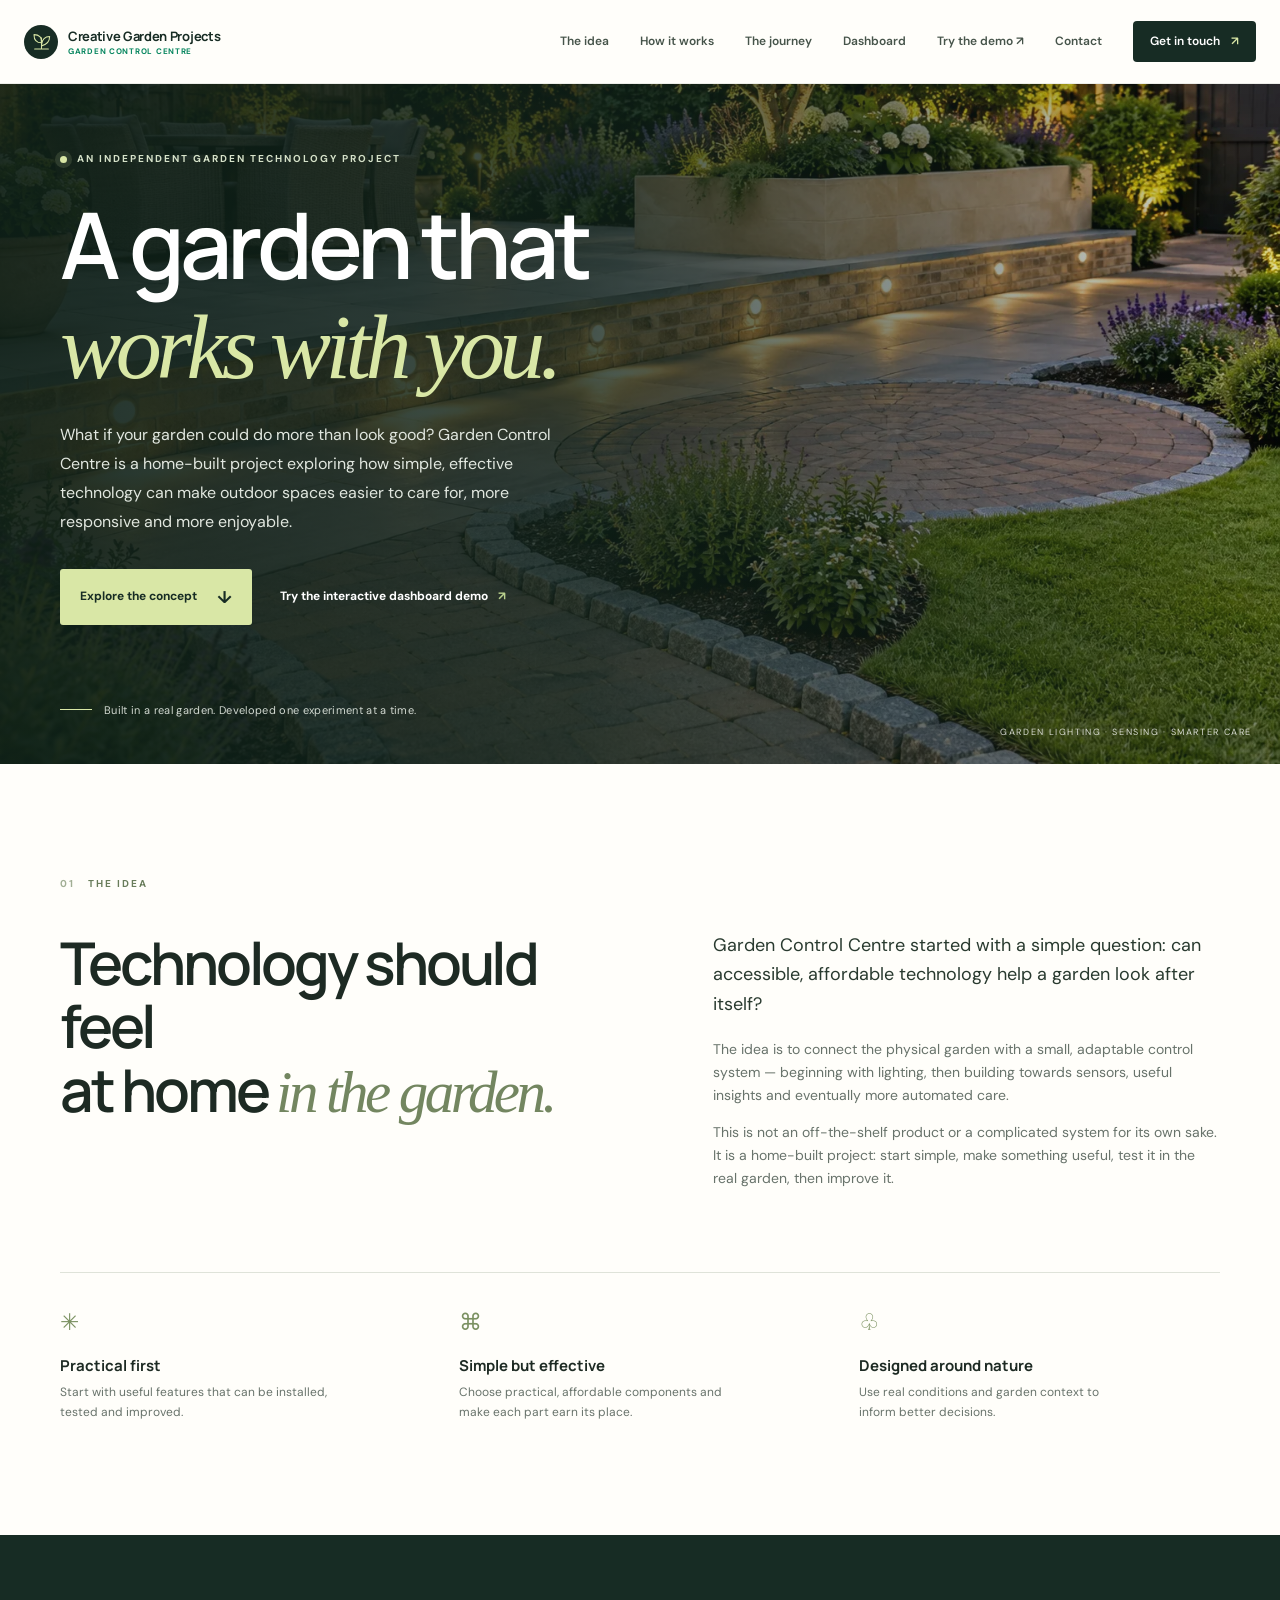
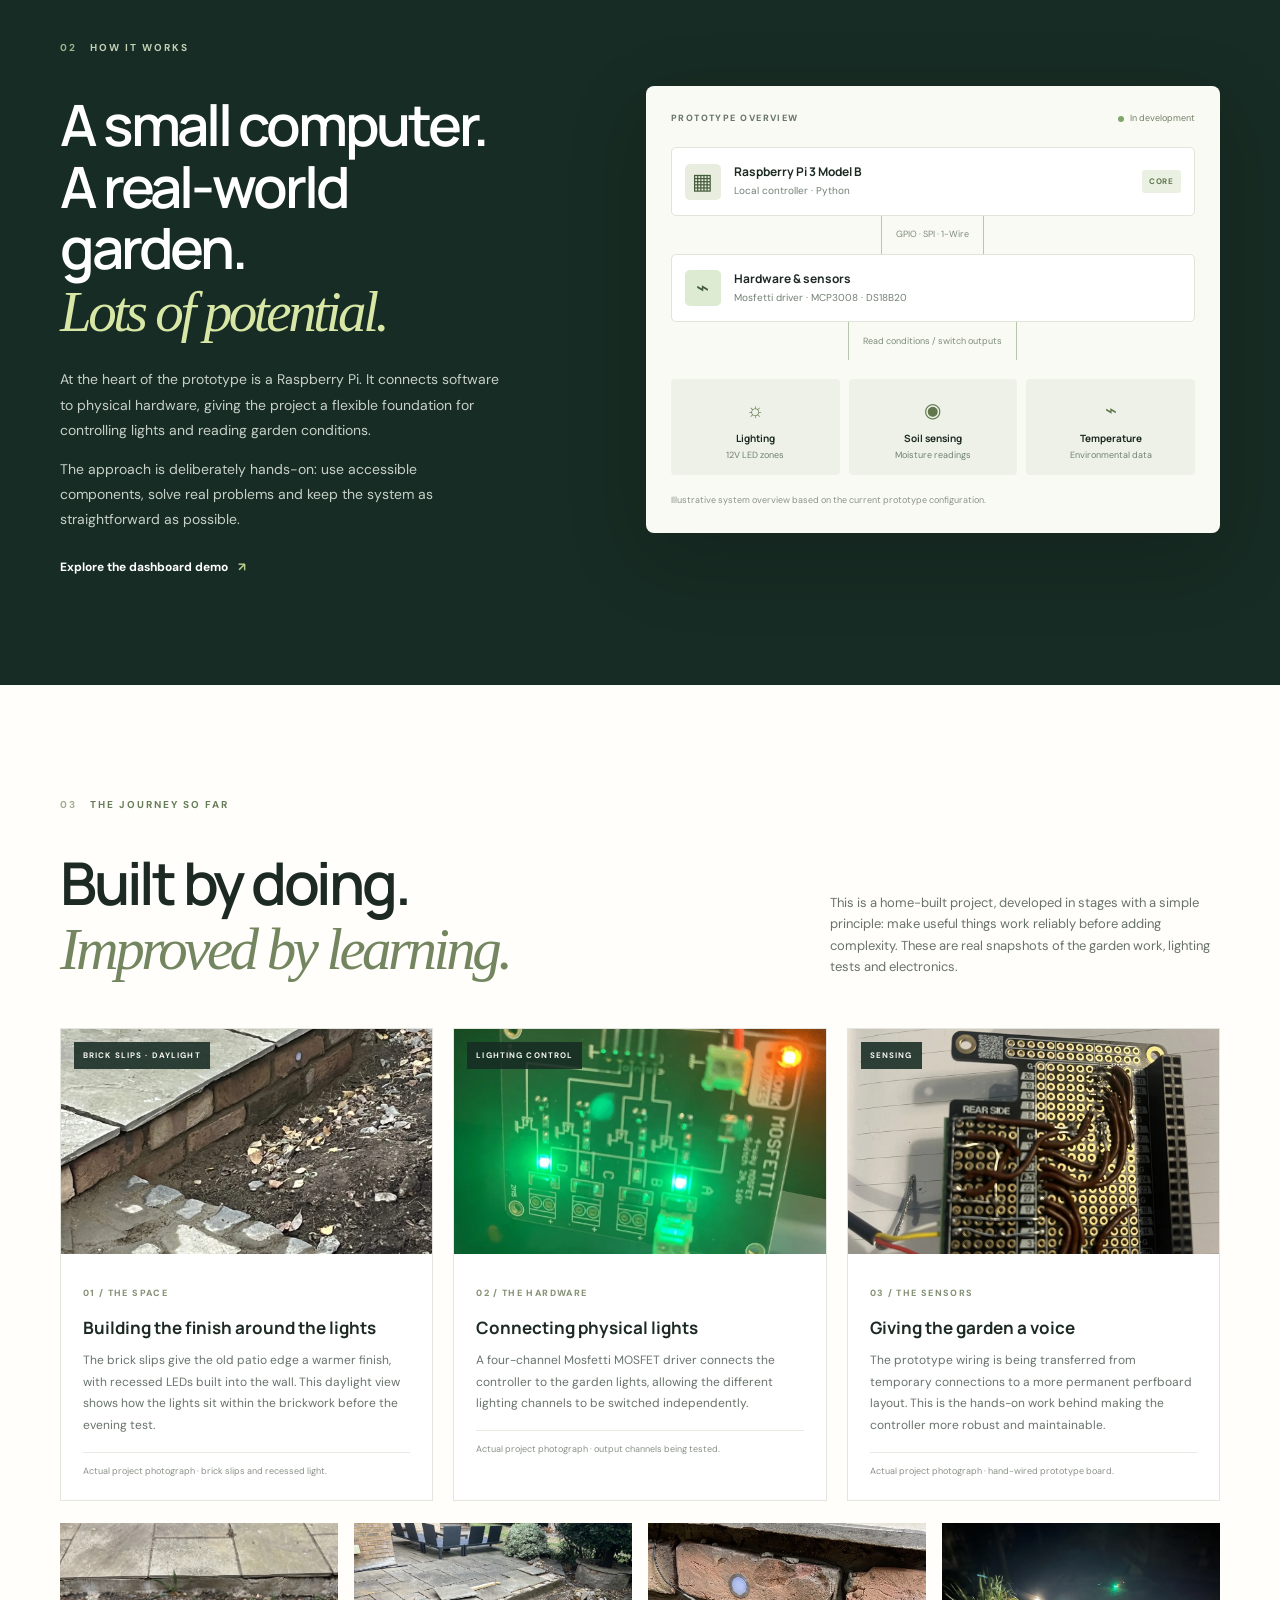
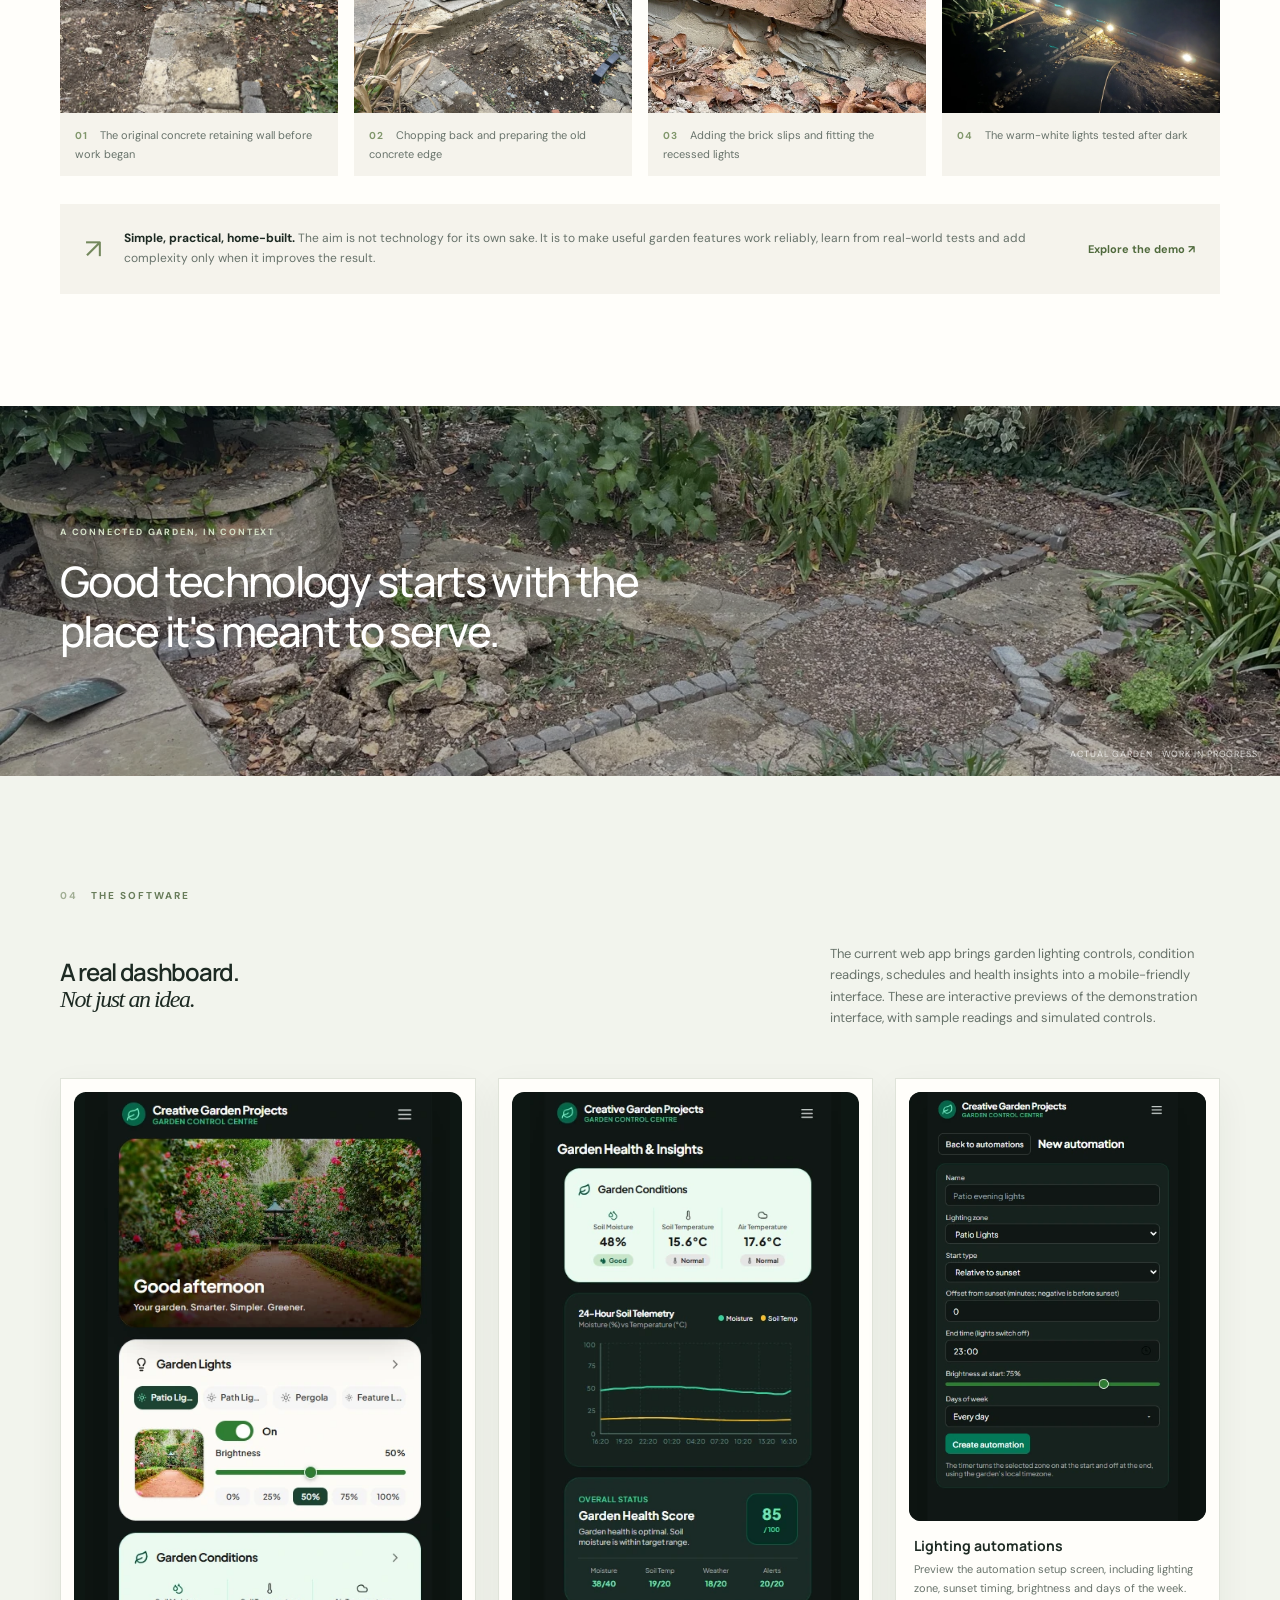
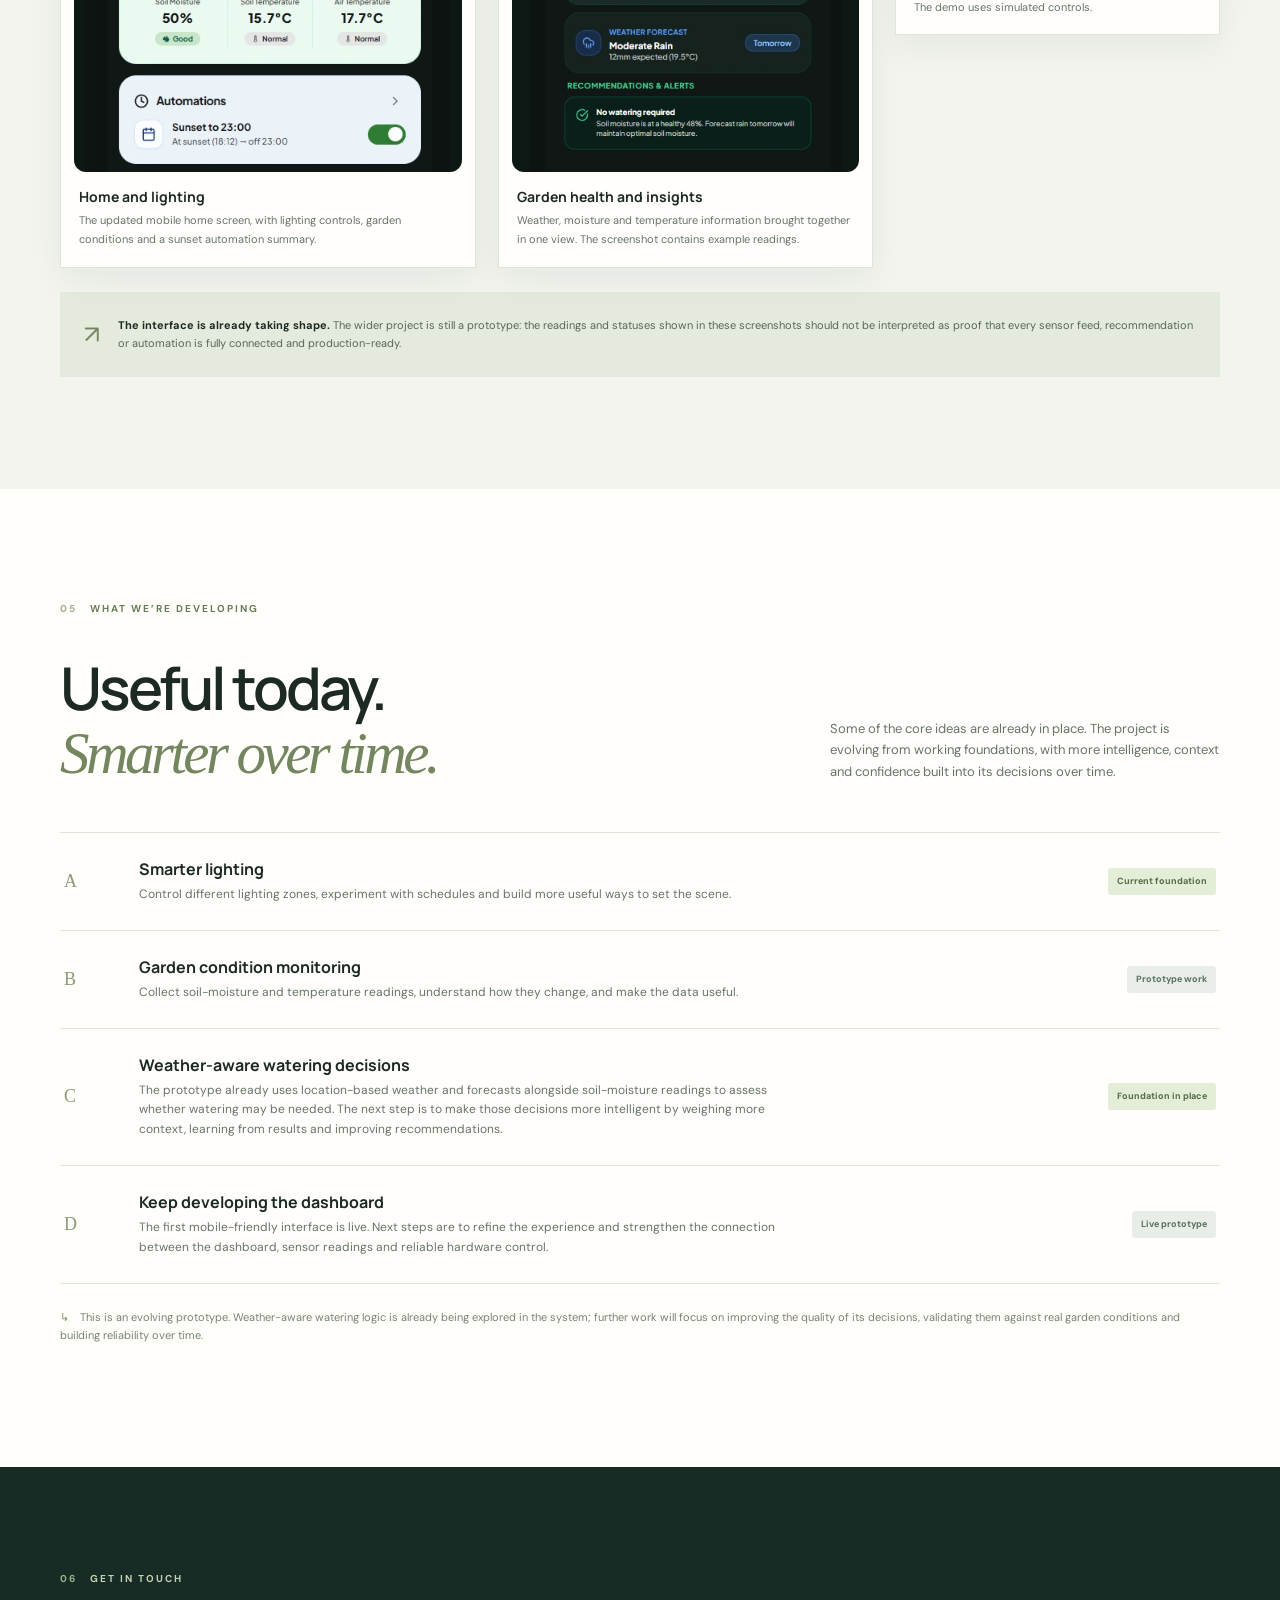
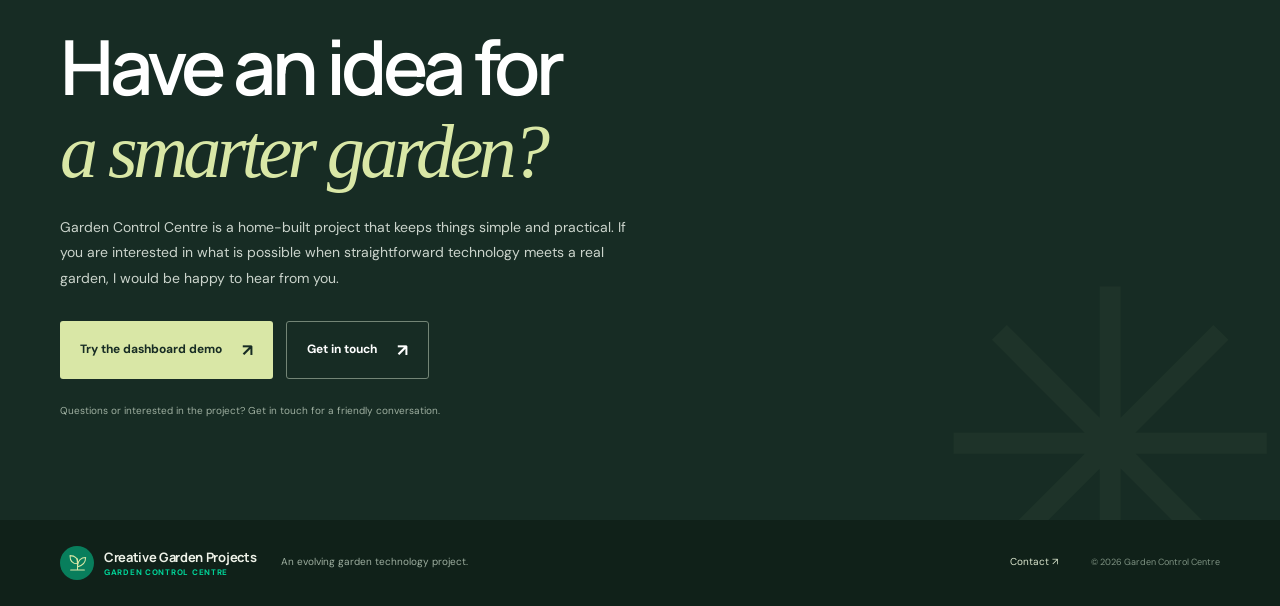
<file: index.html>
<!doctype html>
<html lang="en-GB">
<head>
  <meta charset="utf-8">
  <meta name="viewport" content="width=device-width, initial-scale=1">
  <meta name="theme-color" content="#172c24">
  <meta name="description" content="Garden Control Centre is an evolving, hands-on project bringing together garden lighting, environmental sensors and smarter garden care using Raspberry Pi." />
  <title>Garden Control Centre | A more connected garden</title>
  <link rel="preconnect" href="https://fonts.googleapis.com">
  <link rel="preconnect" href="https://fonts.gstatic.com" crossorigin>
  <link href="https://fonts.googleapis.com/css2?family=DM+Sans:wght@400;500;600;700&family=Manrope:wght@400;500;600;700;800&display=swap" rel="stylesheet">
  <link rel="stylesheet" href="styles.css">
</head>
<body>
  <header class="site-header">
    <a class="brand" href="#top" aria-label="Creative Garden Projects — Garden Control Centre home">
      <span class="brand-mark" aria-hidden="true"><svg viewBox="0 0 40 40"><path d="M20 31V14M20 22C12 22 8 17 8 9c8 0 13 4 12 13M20 25c1-8 6-13 13-13 0 8-5 13-13 15"/><path d="M9 32h22"/></svg></span>
      <span class="brand-copy"><strong>Creative Garden Projects</strong><small>GARDEN CONTROL CENTRE</small></span>
    </a>
    <button class="menu-toggle" aria-expanded="false" aria-controls="nav" aria-label="Open navigation"><span></span><span></span></button>
    <nav id="nav" class="nav">
      <a href="#idea">The idea</a><a href="#how">How it works</a><a href="#journey">The journey</a><a href="#dashboard">Dashboard</a><a href="demo/">Try the demo ↗</a><a href="contact.html">Contact</a><a class="nav-cta" href="#connect">Get in touch <span>↗</span></a>
    </nav>
  </header>

  <main id="top">
    <section class="hero">
      <div class="hero-shade"></div>
      <div class="hero-content wrap">
        <p class="eyebrow"><span class="pulse"></span> An independent garden technology project</p>
        <h1>A garden that<br><em>works with you.</em></h1>
        <p class="hero-copy">What if your garden could do more than look good? Garden Control Centre is a home-built project exploring how simple, effective technology can make outdoor spaces easier to care for, more responsive and more enjoyable.</p>
        <div class="hero-actions"><a class="button button-light" href="#idea">Explore the concept <span>↓</span></a><a class="text-link light-link" href="demo/">Try the interactive dashboard demo <span>↗</span></a></div>
        <div class="hero-note"><span class="note-line"></span><span>Built in a real garden. Developed one experiment at a time.</span></div>
      </div>
      <div class="hero-caption">Garden lighting · sensing · smarter care</div>
    </section>

    <section class="intro section wrap" id="idea">
      <div class="section-kicker"><span>01</span> THE IDEA</div>
      <div class="intro-grid">
        <div><h2>Technology should feel<br>at home <em>in the garden.</em></h2></div>
        <div class="intro-copy"><p class="lead">Garden Control Centre started with a simple question: can accessible, affordable technology help a garden look after itself?</p><p>The idea is to connect the physical garden with a small, adaptable control system — beginning with lighting, then building towards sensors, useful insights and eventually more automated care.</p><p>This is not an off-the-shelf product or a complicated system for its own sake. It is a home-built project: start simple, make something useful, test it in the real garden, then improve it.</p></div>
      </div>
      <div class="principles">
        <article><span class="principle-icon">✳</span><h3>Practical first</h3><p>Start with useful features that can be installed, tested and improved.</p></article>
        <article><span class="principle-icon">⌘</span><h3>Simple but effective</h3><p>Choose practical, affordable components and make each part earn its place.</p></article>
        <article><span class="principle-icon">♧</span><h3>Designed around nature</h3><p>Use real conditions and garden context to inform better decisions.</p></article>
      </div>
    </section>

    <section class="feature-band" id="how">
      <div class="wrap feature-grid">
        <div class="feature-copy"><div class="section-kicker kicker-light"><span>02</span> HOW IT WORKS</div><h2>A small computer.<br>A real-world garden.<br><em>Lots of potential.</em></h2><p>At the heart of the prototype is a Raspberry Pi. It connects software to physical hardware, giving the project a flexible foundation for controlling lights and reading garden conditions.</p><p>The approach is deliberately hands-on: use accessible components, solve real problems and keep the system as straightforward as possible.</p><a class="text-link light-link" href="demo/">Explore the dashboard demo <span>↗</span></a></div>
        <div class="system-card">
          <div class="system-card-top"><span class="mini-label">PROTOTYPE OVERVIEW</span><span class="status"><i></i> In development</span></div>
          <div class="system-node node-pi"><span class="node-icon">▦</span><div><strong>Raspberry Pi 3 Model B</strong><small>Local controller · Python</small></div><span class="node-tag">CORE</span></div>
          <div class="connector"><span></span><small>GPIO · SPI · 1-Wire</small><span></span></div>
          <div class="system-node"><span class="node-icon node-green">⌁</span><div><strong>Hardware & sensors</strong><small>Mosfetti driver · MCP3008 · DS18B20</small></div></div>
          <div class="connector"><span></span><small>Read conditions / switch outputs</small><span></span></div>
          <div class="system-outcomes"><div><span class="outcome-icon">☼</span><strong>Lighting</strong><small>12V LED zones</small></div><div><span class="outcome-icon">◉</span><strong>Soil sensing</strong><small>Moisture readings</small></div><div><span class="outcome-icon">⌁</span><strong>Temperature</strong><small>Environmental data</small></div></div>
          <p class="system-footnote">Illustrative system overview based on the current prototype configuration.</p>
        </div>
      </div>
    </section>

    <section class="build section wrap" id="journey">
      <div class="section-kicker"><span>03</span> THE JOURNEY SO FAR</div>
      <div class="build-heading"><h2>Built by doing.<br><em>Improved by learning.</em></h2><p>This is a home-built project, developed in stages with a simple principle: make useful things work reliably before adding complexity. These are real snapshots of the garden work, lighting tests and electronics.</p></div>
      <div class="journey-grid">
        <article class="journey-card photo-card"><div class="journey-image"><img src="assets/brick-slips-light-daylight.webp" alt="Brick slips and a recessed LED fitted into the patio edge in daylight" loading="lazy"><span class="image-label">BRICK SLIPS · DAYLIGHT</span></div><div class="journey-text"><span class="step-number">01 / THE SPACE</span><h3>Building the finish around the lights</h3><p>The brick slips give the old patio edge a warmer finish, with recessed LEDs built into the wall. This daylight view shows how the lights sit within the brickwork before the evening test.</p><span class="small-note">Actual project photograph · brick slips and recessed light.</span></div></article>
        <article class="journey-card photo-card"><div class="journey-image"><img src="assets/mosfetti-driver-working.webp" alt="The Mosfetti four-channel MOSFET driver with indicator lights illuminated during testing" loading="lazy"><span class="image-label">LIGHTING CONTROL</span></div><div class="journey-text"><span class="step-number">02 / THE HARDWARE</span><h3>Connecting physical lights</h3><p>A four-channel Mosfetti MOSFET driver connects the controller to the garden lights, allowing the different lighting channels to be switched independently.</p><span class="small-note">Actual project photograph · output channels being tested.</span></div></article>
        <article class="journey-card photo-card"><div class="journey-image"><img src="assets/controller-perfboard-wiring.webp" alt="Hand-wired prototype board with soldered connections for the garden controller" loading="lazy"><span class="image-label">SENSING</span></div><div class="journey-text"><span class="step-number">03 / THE SENSORS</span><h3>Giving the garden a voice</h3><p>The prototype wiring is being transferred from temporary connections to a more permanent perfboard layout. This is the hands-on work behind making the controller more robust and maintainable.</p><span class="small-note">Actual project photograph · hand-wired prototype board.</span></div></article>
      </div>
      <div class="photo-timeline" aria-label="Garden project photo timeline">
        <figure><img class="timeline-before" src="assets/concrete-retaining-wall-before.webp" alt="Original concrete retaining wall and patio before the concrete was cut back" loading="lazy"><figcaption><b>01</b> The original concrete retaining wall before work began</figcaption></figure>
        <figure><img src="assets/patio-edge-construction.webp" alt="Patio edge during preparation for the brick-slip finish" loading="lazy"><figcaption><b>02</b> Chopping back and preparing the old concrete edge</figcaption></figure>
        <figure><img class="timeline-detail" src="assets/brick-slip-led-detail.webp" alt="Close-up of a recessed LED in the brick slips during installation" loading="lazy"><figcaption><b>03</b> Adding the brick slips and fitting the recessed lights</figcaption></figure>
        <figure><img src="assets/patio-edge-lighting-night.webp" alt="Finished brick-faced patio edge with warm-white lights glowing at night" loading="lazy"><figcaption><b>04</b> The warm-white lights tested after dark</figcaption></figure>
      </div>
      <div class="build-callout"><span class="callout-symbol">↗</span><p><strong>Simple, practical, home-built.</strong> The aim is not technology for its own sake. It is to make useful garden features work reliably, learn from real-world tests and add complexity only when it improves the result.</p><a href="demo/">Explore the demo ↗</a></div>
    </section>

    <section class="garden-image-band">
      <img src="assets/garden-path-in-progress.webp" alt="Real garden path and planting area during patio and edging work" loading="lazy">
      <div class="garden-image-overlay"><span class="eyebrow">A connected garden, in context</span><p>Good technology starts with the place it's meant to serve.</p></div>
      <span class="visual-disclaimer">Actual garden · work in progress</span>
    </section>

    <section class="dashboard-section section" id="dashboard">
      <div class="wrap">
        <div class="section-kicker"><span>04</span> THE SOFTWARE</div>
        <div class="build-heading"><h2>A real dashboard.<br><em>Not just an idea.</em></h2><p>The current web app brings garden lighting controls, condition readings, schedules and health insights into a mobile-friendly interface. These are interactive previews of the demonstration interface, with sample readings and simulated controls.</p></div>
        <div class="dashboard-gallery dashboard-demo-gallery">
          <figure class="dashboard-shot dashboard-shot-home"><a class="dashboard-image-link" href="demo/" aria-label="Open the interactive dashboard demo"><img src="assets/dashboard-home.webp" alt="Garden Control Centre home screen with lighting controls and garden conditions" loading="lazy"></a><figcaption><strong>Home and lighting</strong><span>The updated mobile home screen, with lighting controls, garden conditions and a sunset automation summary.</span></figcaption></figure>
          <figure class="dashboard-shot"><a class="dashboard-image-link" href="demo/?view=garden" aria-label="Open garden health demo"><img src="assets/dashboard-health.webp" alt="Garden health screen with soil moisture, temperature, telemetry, health score and forecast" loading="lazy"></a><figcaption><strong>Garden health and insights</strong><span>Weather, moisture and temperature information brought together in one view. The screenshot contains example readings.</span></figcaption></figure>
          <figure class="dashboard-shot"><a class="dashboard-image-link" href="demo/?view=automations" aria-label="Open automation demo"><img src="assets/dashboard-automation.webp" alt="Garden Control Centre automation setup screen" loading="lazy"></a><figcaption><strong>Lighting automations</strong><span>Preview the automation setup screen, including lighting zone, sunset timing, brightness and days of the week. The demo uses simulated controls.</span></figcaption></figure>
        </div>
        <div class="dashboard-note"><span class="dashboard-note-mark">↗</span><p><strong>The interface is already taking shape.</strong> The wider project is still a prototype: the readings and statuses shown in these screenshots should not be interpreted as proof that every sensor feed, recommendation or automation is fully connected and production-ready.</p></div>
      </div>
    </section>

    <section class="future section wrap" id="future">
      <div class="section-kicker"><span>05</span> WHAT WE’RE DEVELOPING</div>
      <div class="future-heading"><h2>Useful today.<br><em>Smarter over time.</em></h2><p>Some of the core ideas are already in place. The project is evolving from working foundations, with more intelligence, context and confidence built into its decisions over time.</p></div>
      <div class="future-list">
        <article><span class="future-index">A</span><div><h3>Smarter lighting</h3><p>Control different lighting zones, experiment with schedules and build more useful ways to set the scene.</p></div><span class="future-status current">Current foundation</span></article>
        <article><span class="future-index">B</span><div><h3>Garden condition monitoring</h3><p>Collect soil-moisture and temperature readings, understand how they change, and make the data useful.</p></div><span class="future-status exploring">Prototype work</span></article>
        <article><span class="future-index">C</span><div><h3>Weather-aware watering decisions</h3><p>The prototype already uses location-based weather and forecasts alongside soil-moisture readings to assess whether watering may be needed. The next step is to make those decisions more intelligent by weighing more context, learning from results and improving recommendations.</p></div><span class="future-status current">Foundation in place</span></article>
        <article><span class="future-index">D</span><div><h3>Keep developing the dashboard</h3><p>The first mobile-friendly interface is live. Next steps are to refine the experience and strengthen the connection between the dashboard, sensor readings and reliable hardware control.</p></div><span class="future-status exploring">Live prototype</span></article>
      </div>
      <p class="honest-note"><span>↳</span> This is an evolving prototype. Weather-aware watering logic is already being explored in the system; further work will focus on improving the quality of its decisions, validating them against real garden conditions and building reliability over time.</p>
    </section>

    <section class="connect" id="connect">
      <div class="wrap connect-inner"><div class="section-kicker kicker-light"><span>06</span> GET IN TOUCH</div><h2>Have an idea for<br><em>a smarter garden?</em></h2><p>Garden Control Centre is a home-built project that keeps things simple and practical. If you are interested in what is possible when straightforward technology meets a real garden, I would be happy to hear from you.</p><div class="connect-actions"><a class="button button-light" href="demo/">Try the dashboard demo <span>↗</span></a><a class="button button-outline" href="contact.html">Get in touch <span>↗</span></a></div><p class="connect-small">Questions or interested in the project? Get in touch for a friendly conversation.</p></div>
    </section>
  </main>

  <footer class="footer"><div class="wrap footer-inner"><a class="brand footer-brand" href="#top" aria-label="Creative Garden Projects — Garden Control Centre home"><span class="brand-mark" aria-hidden="true"><svg viewBox="0 0 40 40"><path d="M20 31V14M20 22C12 22 8 17 8 9c8 0 13 4 12 13M20 25c1-8 6-13 13-13 0 8-5 13-13 15"/><path d="M9 32h22"/></svg></span><span class="brand-copy"><strong>Creative Garden Projects</strong><small>GARDEN CONTROL CENTRE</small></span></a><p>An evolving garden technology project.</p><a class="footer-github" href="contact.html">Contact ↗</a><span class="copyright">© <span id="year">2026</span> Garden Control Centre</span></div></footer>
  <script src="script.js"></script>
</body>
</html>
</file>
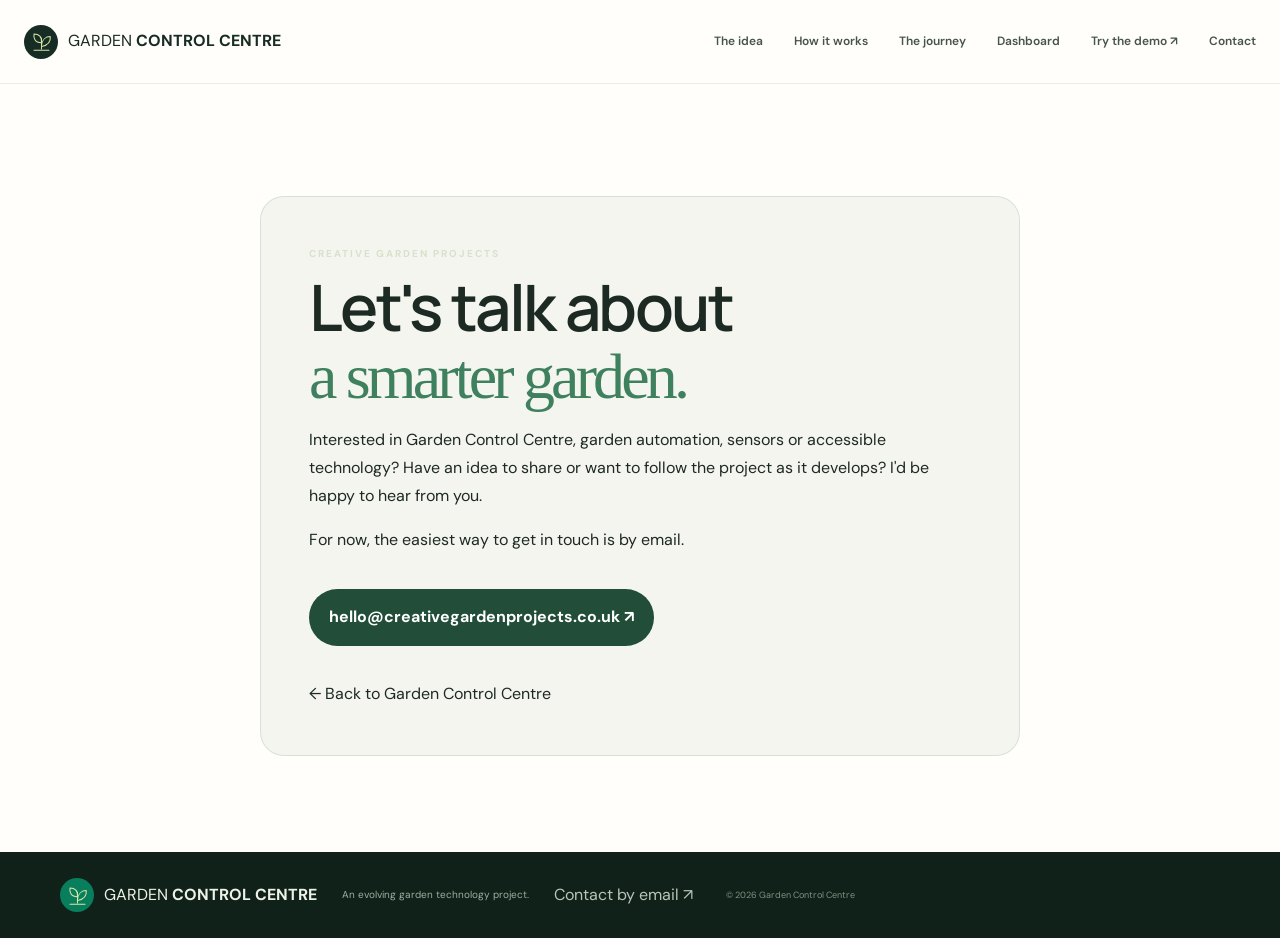
<file: contact.html>
<!doctype html>
<html lang="en-GB">
<head>
  <meta charset="utf-8">
  <meta name="viewport" content="width=device-width, initial-scale=1">
  <meta name="theme-color" content="#172c24">
  <meta name="description" content="Contact Creative Garden Projects about Garden Control Centre, garden technology and collaboration.">
  <title>Contact | Creative Garden Projects</title>
  <link rel="preconnect" href="https://fonts.googleapis.com">
  <link rel="preconnect" href="https://fonts.gstatic.com" crossorigin>
  <link href="https://fonts.googleapis.com/css2?family=DM+Sans:wght@400;500;600;700&family=Manrope:wght@400;500;600;700;800&display=swap" rel="stylesheet">
  <link rel="stylesheet" href="styles.css">
  <style>
    .contact-page { min-height: 65vh; padding: 7rem 0 6rem; }
    .contact-card { max-width: 760px; margin: 0 auto; padding: clamp(1.5rem, 4vw, 3rem); border: 1px solid rgba(128,164,139,.25); border-radius: 24px; background: rgba(23,44,36,.045); }
    .contact-card h1 { margin: .5rem 0 1rem; font-family: Manrope, sans-serif; font-size: clamp(2.3rem, 6vw, 4rem); line-height: 1.05; letter-spacing: -.04em; }
    .contact-card h1 em { color: #3f805e; font-style: normal; }
    .contact-card p { max-width: 58ch; line-height: 1.75; }
    .contact-email { display: inline-flex; margin: 1.2rem 0; padding: .95rem 1.25rem; border-radius: 999px; background: #214d39; color: #fff; text-decoration: none; font-weight: 700; }
    .contact-back { display: inline-block; margin-top: 1rem; color: inherit; }
    @media (max-width: 600px) { .contact-page { padding: 4rem 0; } .contact-email { max-width: 100%; overflow-wrap: anywhere; } }
  </style>
</head>
<body>
  <header class="site-header">
    <a class="brand" href="index.html#top" aria-label="Garden Control Centre home">
      <span class="brand-mark" aria-hidden="true"><svg viewBox="0 0 40 40"><path d="M20 32V15M20 22C9 22 7 14 8 8c8 0 13 4 12 14M20 26c1-9 7-14 14-14 1 8-4 14-14 16"/><path d="M8 34h24"/></svg></span>
      <span>GARDEN <b>CONTROL CENTRE</b></span>
    </a>
    <nav id="nav" class="nav" aria-label="Main navigation">
      <a href="index.html#idea">The idea</a><a href="index.html#how">How it works</a><a href="index.html#journey">The journey</a><a href="index.html#dashboard">Dashboard</a><a href="demo/">Try the demo ↗</a><a href="contact.html" aria-current="page">Contact</a>
    </nav>
  </header>
  <main class="contact-page wrap">
    <section class="contact-card">
      <p class="eyebrow">CREATIVE GARDEN PROJECTS</p>
      <h1>Let's talk about<br><em>a smarter garden.</em></h1>
      <p>Interested in Garden Control Centre, garden automation, sensors or accessible technology? Have an idea to share or want to follow the project as it develops? I'd be happy to hear from you.</p>
      <p>For now, the easiest way to get in touch is by email.</p>
      <a class="contact-email" href="mailto:hello@creativegardenprojects.co.uk?subject=Garden%20Control%20Centre%20enquiry">hello@creativegardenprojects.co.uk ↗</a>
      <p></p>
      <a class="contact-back" href="index.html#top" style="display:block; margin-top:16px;">← Back to Garden Control Centre</a>
    </section>
  </main>
  <footer class="footer"><div class="wrap footer-inner"><a class="brand footer-brand" href="index.html#top"><span class="brand-mark" aria-hidden="true"><svg viewBox="0 0 40 40"><path d="M20 32V15M20 22C9 22 7 14 8 8c8 0 13 4 12 14M20 26c1-9 7-14 14-14 1 8-4 14-14 16"/><path d="M8 34h24"/></svg></span><span>GARDEN <b>CONTROL CENTRE</b></span></a><p>An evolving garden technology project.</p><a class="footer-contact" href="mailto:hello@creativegardenprojects.co.uk?subject=Garden%20Control%20Centre%20enquiry">Contact by email ↗</a><span class="copyright">© <span id="year">2026</span> Garden Control Centre</span></div></footer>
</body>
</html>
</file>
<file: styles.css>
:root{--forest:#172c24;--forest2:#203d31;--sage:#c4d1b6;--cream:#f5f3ec;--paper:#fffefa;--ink:#1d2a23;--muted:#68736b;--lime:#d9e7a6;--line:#dfe3d9;--serif:Georgia,'Times New Roman',serif;--sans:'DM Sans',sans-serif;--display:'Manrope',sans-serif}*{box-sizing:border-box}html{scroll-behavior:smooth;scroll-padding-top:88px}body{margin:0;background:var(--paper);color:var(--ink);font-family:var(--sans);font-size:16px;line-height:1.65;-webkit-font-smoothing:antialiased}a{color:inherit;text-decoration:none}img{display:block;max-width:100%}.wrap{width:min(1160px,calc(100% - 48px));margin-inline:auto}.site-header{height:84px;display:flex;align-items:center;justify-content:space-between;padding:0 max(24px,calc((100vw - 1280px)/2));position:sticky;top:0;z-index:20;background:rgba(255,254,250,.95);backdrop-filter:blur(14px);border-bottom:1px solid rgba(23,44,36,.08)}.brand{display:flex;align-items:center;gap:10px;color:var(--forest);white-space:nowrap;text-decoration:none}.brand-mark{width:34px;height:34px;display:grid;place-items:center;flex:0 0 auto;border-radius:50%;background:var(--forest)}.brand-mark svg{width:25px;height:25px;fill:none;stroke:var(--lime);stroke-width:1.65;stroke-linecap:round;stroke-linejoin:round}.brand-copy{display:flex;flex-direction:column;gap:1px;line-height:1.15;letter-spacing:0}.brand-copy strong{font:700 13px var(--display);letter-spacing:-.025em;color:var(--forest)}.brand-copy small{font:700 8px var(--sans);letter-spacing:.09em;color:#07865f}.nav{display:flex;align-items:center;gap:31px;font-size:12px;font-weight:600;color:#46544a}.nav>a:not(.nav-cta):hover,.text-link:hover{color:#7a8e4f}.nav-cta{padding:11px 17px;background:var(--forest);color:white;border-radius:4px}.nav-cta span{margin-left:8px;color:var(--lime)}.menu-toggle{display:none}.hero{position:relative;min-height:680px;display:flex;align-items:center;color:white;background:#21382c url('assets/Twilight Garden Patio with Warm Lighting.webp') center 52%/cover no-repeat;overflow:hidden}.hero-shade{position:absolute;inset:0;background:linear-gradient(90deg,rgba(14,32,24,.92) 0%,rgba(16,35,26,.79) 45%,rgba(17,34,26,.15) 100%),linear-gradient(0deg,rgba(12,28,21,.28),transparent 35%)}.hero-content{position:relative;z-index:1;padding-top:22px}.eyebrow{font-size:10px;text-transform:uppercase;letter-spacing:.2em;font-weight:700;color:#d6e2c9;display:flex;align-items:center;gap:10px}.pulse{width:7px;height:7px;border-radius:50%;background:var(--lime);box-shadow:0 0 0 5px rgba(217,231,166,.13)}h1,h2,h3,p{margin-top:0}h1,h2{font-family:var(--display);letter-spacing:-.055em;font-weight:600;line-height:1.08}h1{font-size:clamp(54px,7.3vw,92px);margin:27px 0 24px;max-width:760px}h1 em,h2 em{font-family:var(--serif);font-weight:400;letter-spacing:-.06em}h1 em{color:var(--lime)}.hero-copy{max-width:520px;color:#e1e7df;font-size:16px;line-height:1.8}.hero-actions{display:flex;align-items:center;gap:28px;margin-top:32px}.button{display:inline-flex;align-items:center;gap:20px;justify-content:center;padding:14px 20px;border-radius:3px;font-size:12px;font-weight:700;transition:transform .2s,background .2s}.button:hover{transform:translateY(-2px)}.button-light{background:var(--lime);color:var(--forest)}.button span{font-size:17px}.text-link{font-size:12px;font-weight:700}.light-link{color:white}.text-link span{margin-left:7px;color:#b9d08d}.hero-note{display:flex;align-items:center;gap:12px;margin-top:76px;color:#d2d9d1;font-size:11px;letter-spacing:.03em}.note-line{width:32px;height:1px;background:var(--lime)}.hero-caption{position:absolute;right:28px;bottom:24px;color:rgba(255,255,255,.8);font-size:9px;text-transform:uppercase;letter-spacing:.18em}.section{padding-top:112px;padding-bottom:112px}.section-kicker{font-size:10px;letter-spacing:.2em;font-weight:700;color:#687c5a;display:flex;gap:13px;align-items:center;margin-bottom:38px}.section-kicker span{color:#a1ae94;font-variant-numeric:tabular-nums}.intro-grid{display:grid;grid-template-columns:1.05fr .95fr;gap:8%;align-items:start}.intro h2,.build h2,.future h2{font-size:clamp(38px,5vw,59px);margin:0}.intro h2 em,.build h2 em,.future h2 em{color:#738660}.intro-copy{max-width:510px;color:#68736b;font-size:14px}.intro-copy .lead{font-size:18px;line-height:1.65;color:#293a2f}.principles{display:grid;grid-template-columns:repeat(3,1fr);gap:38px;margin-top:68px;border-top:1px solid var(--line);padding-top:31px}.principle-icon{font-size:23px;color:#7b9161}.principles h3{font:700 15px var(--display);margin:13px 0 7px}.principles p{font-size:12px;color:var(--muted);max-width:270px;margin:0}.feature-band{background:var(--forest);color:white;padding:105px 0}.feature-grid{display:grid;grid-template-columns:.9fr 1.1fr;gap:10%;align-items:center}.kicker-light{color:#c4d1b6}.kicker-light span{color:#9db28c}.feature-copy h2{font-size:clamp(38px,4.5vw,57px);margin-bottom:25px}.feature-copy h2 em{color:var(--lime);font-family:var(--serif);font-weight:400}.feature-copy p{max-width:440px;color:#c7d0c8;font-size:14px;line-height:1.8}.feature-copy .text-link{display:inline-block;margin-top:12px}.system-card{background:#f9faf4;border-radius:8px;padding:25px;color:var(--ink);box-shadow:0 24px 80px rgba(0,0,0,.18)}.system-card-top{display:flex;justify-content:space-between;align-items:center;margin-bottom:21px}.mini-label{font-size:9px;letter-spacing:.16em;font-weight:800;color:#68756a}.status{font-size:9px;color:#718166;display:flex;align-items:center;gap:6px}.status i{display:inline-block;width:6px;height:6px;border-radius:50%;background:#7fa76b}.system-node{border:1px solid #dfe5d8;background:white;padding:15px 13px;border-radius:5px;display:flex;align-items:center;gap:13px}.node-icon{display:grid;place-items:center;width:36px;height:36px;border-radius:5px;background:#e9eddf;color:#435c3a;font-size:22px}.node-green{background:#dcebd2}.system-node strong{font:700 12px var(--display);display:block}.system-node small{font-size:10px;color:#738075;display:block;margin-top:3px}.node-tag{margin-left:auto;font-size:8px;font-weight:800;letter-spacing:.1em;background:#eaf0e2;color:#637b52;padding:5px 7px;border-radius:3px}.connector{height:38px;display:flex;align-items:center;justify-content:center;gap:10px}.connector span{width:1px;height:100%;background:#b8c6ae}.connector small{background:#f9faf4;font-size:9px;color:#7d8b7b;padding:0 4px}.system-outcomes{display:grid;grid-template-columns:repeat(3,1fr);gap:9px;margin-top:19px}.system-outcomes>div{padding:15px 8px 12px;background:#edf1e7;border-radius:4px;text-align:center}.outcome-icon{display:block;font-size:20px;color:#60774e;margin-bottom:4px}.system-outcomes strong{display:block;font:700 10px var(--display)}.system-outcomes small{display:block;font-size:9px;color:#738075;margin-top:3px}.system-footnote{font-size:9px;color:#8a9388;margin:18px 0 0}.build-heading,.future-heading{display:flex;justify-content:space-between;align-items:end;gap:50px;margin-bottom:46px}.build-heading>p,.future-heading>p{max-width:390px;color:var(--muted);font-size:13px;margin-bottom:4px}.journey-grid{display:grid;grid-template-columns:repeat(3,1fr);gap:20px}.journey-card{border:1px solid #e3e6de;background:white;min-width:0}.journey-image{height:225px;position:relative;overflow:hidden;background:#e6e8df}.journey-image img{width:100%;height:100%;object-fit:cover;transition:transform .5s}.journey-card:hover .journey-image img{transform:scale(1.04)}.image-label{position:absolute;left:13px;top:13px;background:rgba(23,44,36,.88);color:#f5f6ef;font-size:8px;letter-spacing:.14em;font-weight:700;padding:7px 9px}.journey-text{padding:24px 22px 22px}.step-number{font-size:9px;letter-spacing:.15em;color:#849176;font-weight:800}.journey-text h3{font:700 17px var(--display);line-height:1.35;margin:13px 0 10px}.journey-text p{font-size:12px;line-height:1.8;color:var(--muted);margin-bottom:15px}.small-note{font-size:9px;color:#899187;display:block;border-top:1px solid #e8eae4;padding-top:12px;line-height:1.5}.build-callout{display:flex;align-items:center;gap:22px;background:var(--cream);padding:23px 25px;margin-top:28px}.callout-symbol{font-size:27px;color:#74885d}.build-callout p{font-size:12px;color:#68736b;margin:0;flex:1}.build-callout p strong{color:var(--ink)}.build-callout>a{font-size:11px;font-weight:700;white-space:nowrap;color:#506a3d}.garden-image-band{height:370px;position:relative;overflow:hidden;background:#27392c}.garden-image-band>img{width:100%;height:100%;object-fit:cover;object-position:center 53%;filter:brightness(.72)}.garden-image-overlay{position:absolute;left:max(24px,calc((100vw - 1160px)/2));top:50%;transform:translateY(-50%);max-width:580px;color:white}.garden-image-overlay .eyebrow{font-size:9px}.garden-image-overlay p{font:500 clamp(25px,3.5vw,42px)/1.2 var(--display);letter-spacing:-.04em;margin:16px 0 0}.visual-disclaimer{position:absolute;bottom:14px;right:22px;font-size:9px;color:rgba(255,255,255,.75);letter-spacing:.1em;text-transform:uppercase}.future-list{border-top:1px solid var(--line)}.future-list article{display:grid;grid-template-columns:50px 1fr 165px;gap:25px;align-items:center;padding:25px 4px;border-bottom:1px solid var(--line)}.future-index{font:500 18px var(--serif);color:#8a9a79}.future-list h3{font:700 16px var(--display);margin:0 0 5px}.future-list p{font-size:12px;color:var(--muted);margin:0;max-width:650px}.future-status{justify-self:end;font-size:9px;font-weight:700;border-radius:3px;padding:6px 9px}.current{background:#e4edd8;color:#536c43}.exploring{background:#e8eee7;color:#58705e}.future-status-later{background:#f0eee6;color:#857b60}.honest-note{font-size:11px;color:#788178;margin-top:24px}.honest-note span{color:#81976c;margin-right:8px}.connect{background:var(--forest);color:white;padding:104px 0 100px;position:relative;overflow:hidden}.connect:after{content:'✳';position:absolute;right:-10px;bottom:-150px;font:500 430px/1 var(--serif);color:rgba(217,231,166,.035);pointer-events:none}.connect-inner{position:relative;z-index:1}.connect h2{font-size:clamp(44px,6.2vw,76px);margin:0 0 22px}.connect h2 em{font-family:var(--serif);font-weight:400;color:var(--lime)}.connect-inner>p:not(.connect-small){max-width:570px;color:#cbd4cc;font-size:14px;line-height:1.85}.connect-actions{display:flex;gap:13px;flex-wrap:wrap;margin-top:29px}.button-outline{border:1px solid #738576;color:white}.button-outline:hover{background:rgba(255,255,255,.08)}.connect-small{font-size:10px;color:#9eafa0;margin:24px 0 0}.footer{background:#102119;color:#b9c5b8;padding:26px 0}.footer-inner{display:flex;align-items:center;gap:25px}.footer-brand{color:#eef2e8}.footer-brand .brand-mark{background:#087e5c}.footer-brand .brand-copy strong{color:#eef2e8}.footer-brand .brand-copy small{color:#00d69a}.footer-inner>p{font-size:10px;color:#9eafa0;margin:0}.footer-github{font-size:10px;margin-left:auto;color:#dbe6ce}.copyright{font-size:9px;color:#7e9282;margin-left:8px}
@media(max-width:900px){.nav{gap:18px}.nav a{font-size:11px}.feature-grid{gap:6%}.journey-image{height:185px}.journey-text{padding:20px 16px}.build-heading,.future-heading{align-items:start;flex-direction:column;gap:18px}.build-heading>p,.future-heading>p{max-width:550px}.hero{min-height:650px}.intro-grid{gap:5%}}
@media(max-width:700px){.wrap{width:min(100% - 36px,560px)}.site-header{height:70px;padding:0 18px}.brand-mark{width:34px;height:34px}.brand-copy strong{font-size:12px}.brand-copy small{font-size:7px}.menu-toggle{display:flex;flex-direction:column;gap:5px;border:0;background:transparent;padding:8px}.menu-toggle span{width:22px;height:2px;background:var(--forest);display:block}.nav{display:none;position:absolute;top:69px;left:0;right:0;background:var(--paper);padding:20px 22px 24px;box-shadow:0 15px 20px #14261a15;flex-direction:column;align-items:stretch;gap:0}.nav.open{display:flex}.nav a{padding:13px 0;border-bottom:1px solid var(--line);font-size:13px}.nav .nav-cta{margin-top:12px;padding:13px 15px;border:0;text-align:center}.hero{min-height:650px;background-position:60% center}.hero-shade{background:linear-gradient(90deg,rgba(14,32,24,.92),rgba(16,35,26,.69)),linear-gradient(0deg,rgba(12,28,21,.3),transparent 35%)}.hero-content{padding-top:0}.eyebrow{font-size:9px;letter-spacing:.13em}.hero h1{font-size:clamp(51px,13vw,70px)}.hero-copy{font-size:14px;line-height:1.8}.hero-actions{align-items:flex-start;flex-direction:column;gap:19px}.hero-note{margin-top:48px;max-width:300px;font-size:10px}.hero-caption{font-size:8px;right:15px;bottom:13px}.section{padding-top:76px;padding-bottom:76px}.section-kicker{margin-bottom:27px}.intro-grid{grid-template-columns:1fr;gap:25px}.intro h2,.build h2,.future h2{font-size:43px}.intro-copy .lead{font-size:16px}.principles{grid-template-columns:1fr;gap:22px;margin-top:40px;padding-top:25px}.principles article{display:grid;grid-template-columns:32px 1fr;column-gap:8px;align-items:start}.principle-icon{grid-row:span 2}.principles h3{margin:2px 0 4px}.principles p{max-width:none}.feature-band{padding:76px 0}.feature-grid{grid-template-columns:1fr;gap:35px}.feature-copy h2{font-size:43px}.system-card{padding:17px}.system-node{padding:12px 9px;gap:9px}.system-node strong{font-size:10px}.system-node small{font-size:9px}.system-outcomes{gap:5px}.system-outcomes>div{padding:12px 4px}.system-outcomes strong{font-size:9px}.system-outcomes small{font-size:8px}.build-heading,.future-heading{margin-bottom:30px}.journey-grid{grid-template-columns:1fr;gap:17px}.journey-image{height:235px}.journey-text{padding:21px}.journey-text p{font-size:13px}.build-callout{align-items:flex-start;flex-wrap:wrap;padding:20px;gap:13px}.build-callout p{flex-basis:calc(100% - 45px)}.build-callout>a{margin-left:40px}.garden-image-band{height:300px}.garden-image-overlay{left:20px;right:20px}.garden-image-overlay p{font-size:31px}.future-list article{grid-template-columns:28px 1fr;gap:10px;padding:20px 0}.future-list h3{font-size:14px}.future-list p{font-size:11px}.future-status{grid-column:2;justify-self:start;margin-top:5px}.connect{padding:76px 0}.connect h2{font-size:51px}.connect-actions{align-items:stretch;flex-direction:column;max-width:310px}.connect-actions .button{justify-content:space-between}.footer-inner{flex-wrap:wrap;gap:15px}.footer-inner>p{width:100%;order:3}.footer-github{margin-left:auto}.copyright{width:100%;margin:0;order:4}.footer-brand{font-size:8px}}
@media(prefers-reduced-motion:reduce){html{scroll-behavior:auto}*,*:before,*:after{transition:none!important}}

/* Real-photo timeline */
.photo-timeline{display:grid;grid-template-columns:repeat(4,minmax(0,1fr));gap:16px;margin-top:22px}.photo-timeline figure{margin:0;background:#f5f3ec}.photo-timeline img{width:100%;height:190px;object-fit:cover}.photo-timeline figcaption{padding:13px 15px;font-size:11px;color:#68736b}.photo-timeline figcaption b{color:#81976c;margin-right:9px;font-size:10px;letter-spacing:.08em}@media(max-width:1000px){.photo-timeline{grid-template-columns:repeat(2,minmax(0,1fr))}}@media(max-width:700px){.photo-timeline{grid-template-columns:1fr}.photo-timeline img{height:220px}}

/* Live dashboard screenshots */
.dashboard-section{background:#f2f4ed}.dashboard-gallery{display:grid;grid-template-columns:1.05fr .95fr .82fr;gap:22px;align-items:start}.dashboard-shot{margin:0;min-width:0;background:#fffefa;border:1px solid #dfe3d9;padding:13px;box-shadow:0 12px 34px rgba(23,44,36,.06)}.dashboard-shot a{display:block;background:#0d1713;overflow:hidden}.dashboard-shot img{width:100%;height:420px;object-fit:contain;object-position:top center;background:#0d1713;transition:transform .25s}.dashboard-shot a:hover img{transform:scale(1.015)}.dashboard-shot figcaption{padding:15px 5px 5px}.dashboard-shot figcaption strong{display:block;font:700 14px var(--display);margin-bottom:5px}.dashboard-shot figcaption span{display:block;font-size:11px;line-height:1.7;color:var(--muted)}.dashboard-note{display:flex;align-items:center;gap:18px;background:#e4eadc;padding:22px 24px;margin-top:24px}.dashboard-note-mark{font-size:25px;color:#738660}.dashboard-note p{font-size:11px;line-height:1.7;color:#59675b;margin:0;flex:1}.dashboard-note p strong{color:var(--ink)}.dashboard-note>a{font-size:11px;font-weight:700;white-space:nowrap;color:#506a3d}@media(max-width:900px){.dashboard-gallery{grid-template-columns:repeat(3,minmax(0,1fr));gap:12px}.dashboard-shot{padding:8px}.dashboard-shot img{height:350px}.dashboard-shot figcaption strong{font-size:12px}}@media(max-width:700px){.dashboard-gallery{grid-template-columns:1fr;gap:18px}.dashboard-shot{padding:12px}.dashboard-shot img{height:min(78vh,680px)}.dashboard-shot figcaption strong{font-size:14px}.dashboard-shot figcaption span{font-size:12px}.dashboard-note{align-items:flex-start;flex-wrap:wrap;padding:19px;gap:10px}.dashboard-note p{flex-basis:calc(100% - 40px)}.dashboard-note>a{margin-left:37px}}

/* Embedded, interactive dashboard demo previews */
.dashboard-frame{height:420px;overflow:hidden;background:#0d1713;position:relative}
.dashboard-frame iframe{display:block;width:128%;height:540px;border:0;transform:scale(.78);transform-origin:top left;background:#0d1713}
@media(max-width:900px){.dashboard-frame{height:350px}.dashboard-frame iframe{height:500px;transform:scale(.68)}}
@media(max-width:700px){.dashboard-frame{height:540px}.dashboard-frame iframe{width:100%;height:680px;transform:none}}

/* Dashboard screenshots are static images, not scrolling embedded pages. */
.dashboard-demo-gallery .dashboard-frame{display:none}
.dashboard-image-link{display:block;overflow:hidden;background:#0d1713;line-height:0;border-radius:12px;text-align:center}
.dashboard-image-link img{display:block;width:100%;height:auto;max-height:680px;object-fit:contain;object-position:top center;transition:transform .25s ease}
.dashboard-image-link:hover img{transform:scale(1.015)}
.dashboard-demo-gallery .dashboard-shot{align-self:start}

/* Photo timeline: keep the light and brickwork in focus on the portrait detail image. */
.photo-timeline .timeline-detail{object-position:center 18%;}
.photo-timeline .timeline-before{object-position:center 48%;}

/* Mobile layout fixes for the Get in touch section */
@media (max-width: 700px) {
  .connect {
    overflow: hidden;
  }

  .connect-inner {
    position: relative;
    z-index: 1;
  }

  .connect-actions {
    display: flex;
    flex-direction: column;
    gap: 12px;
    align-items: stretch;
  }

  .connect-actions a {
    box-sizing: border-box;
    width: 100%;
    max-width: 100%;
    justify-content: space-between;
    white-space: normal;
    overflow-wrap: anywhere;
  }

  .connect-small {
    position: relative;
    z-index: 1;
    line-height: 1.6;
  }
}

/* Hide the oversized decorative symbol on mobile */
@media (max-width: 700px) {
  .connect:after {
    content: none;
    display: none;
  }
}
</file>
